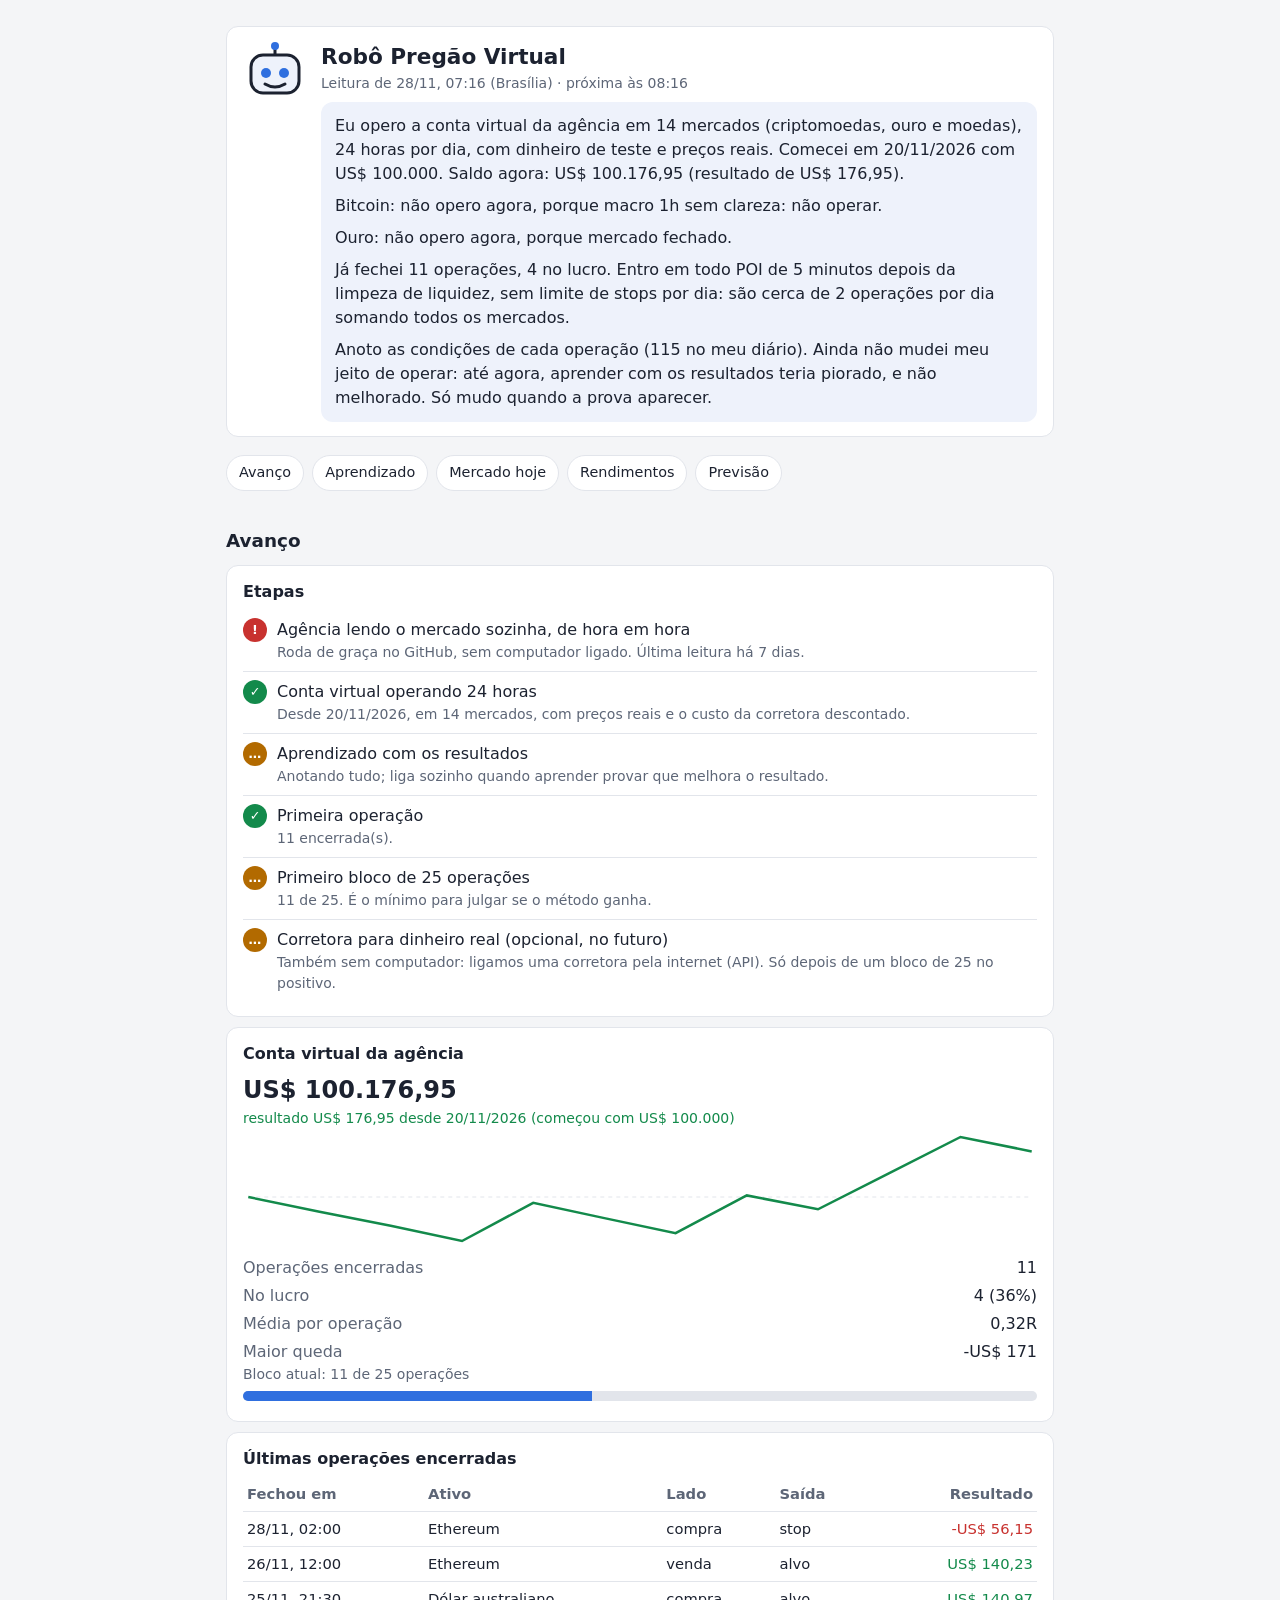
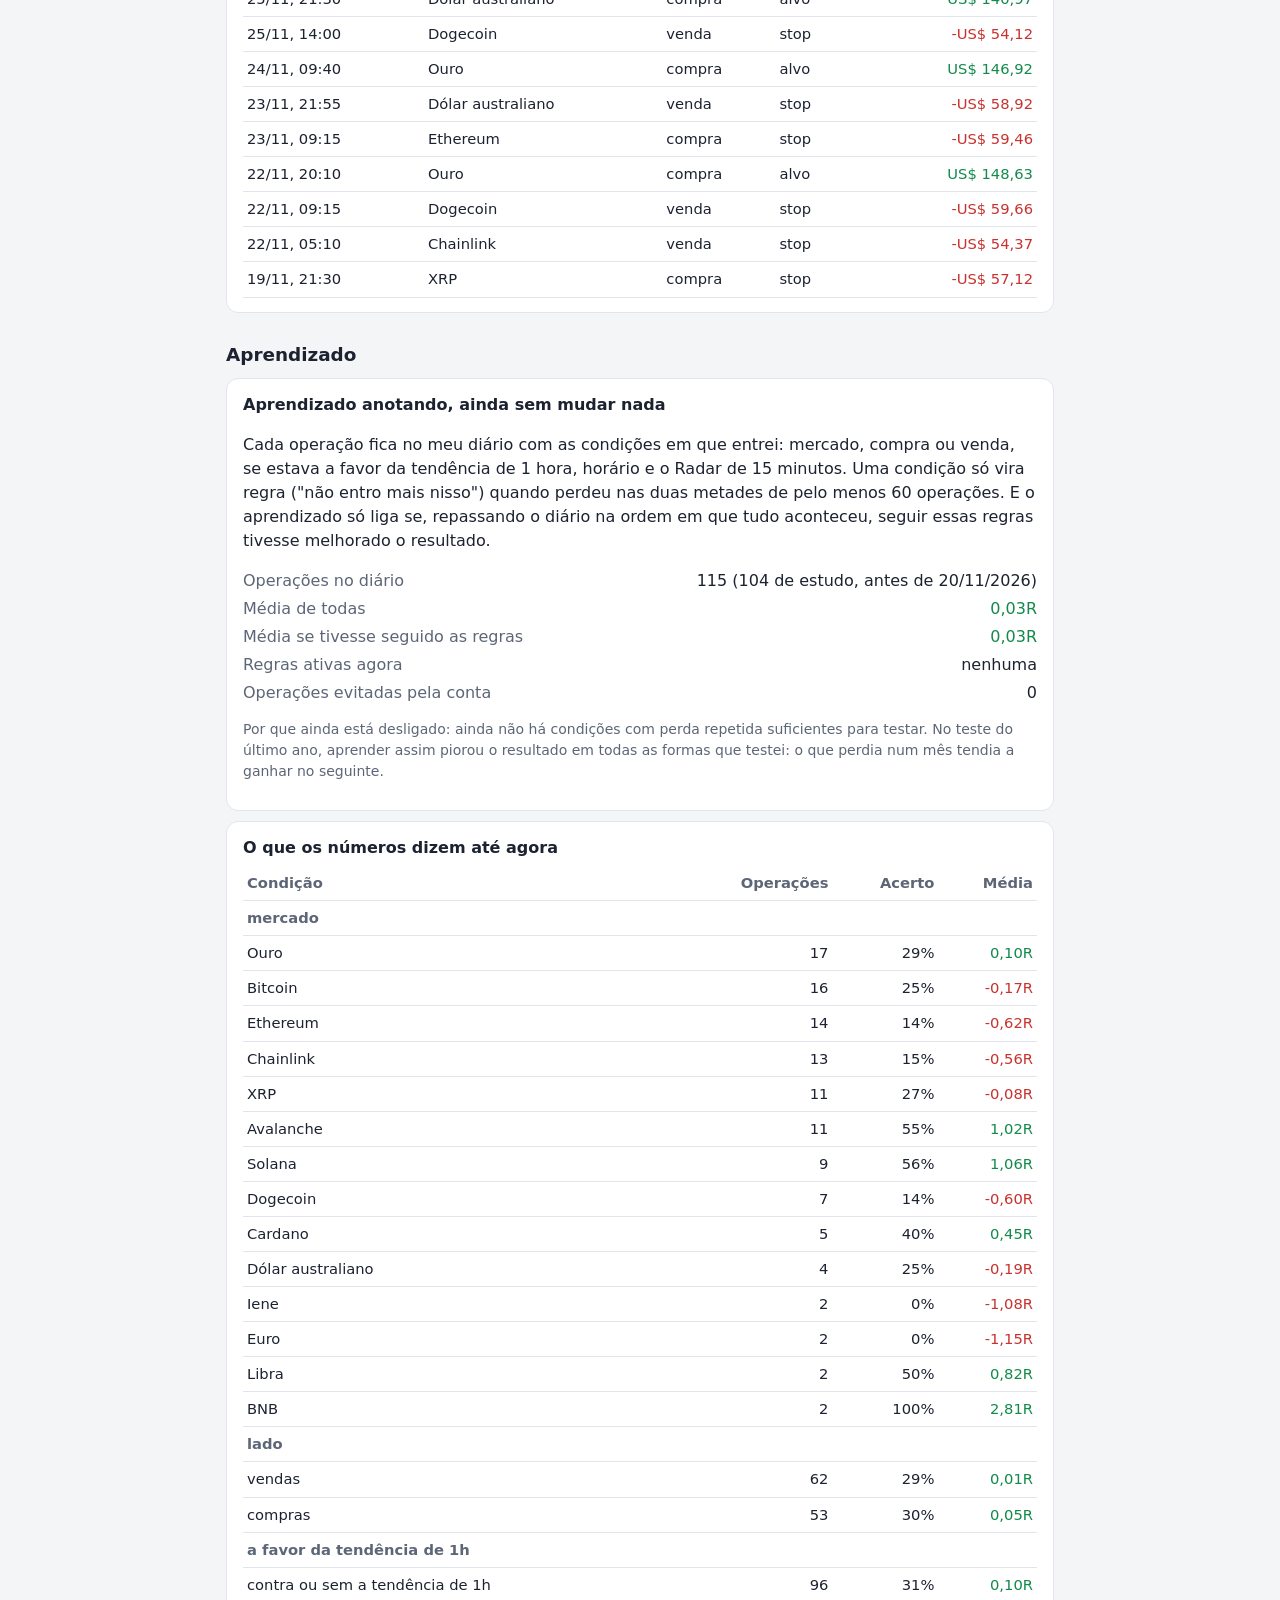
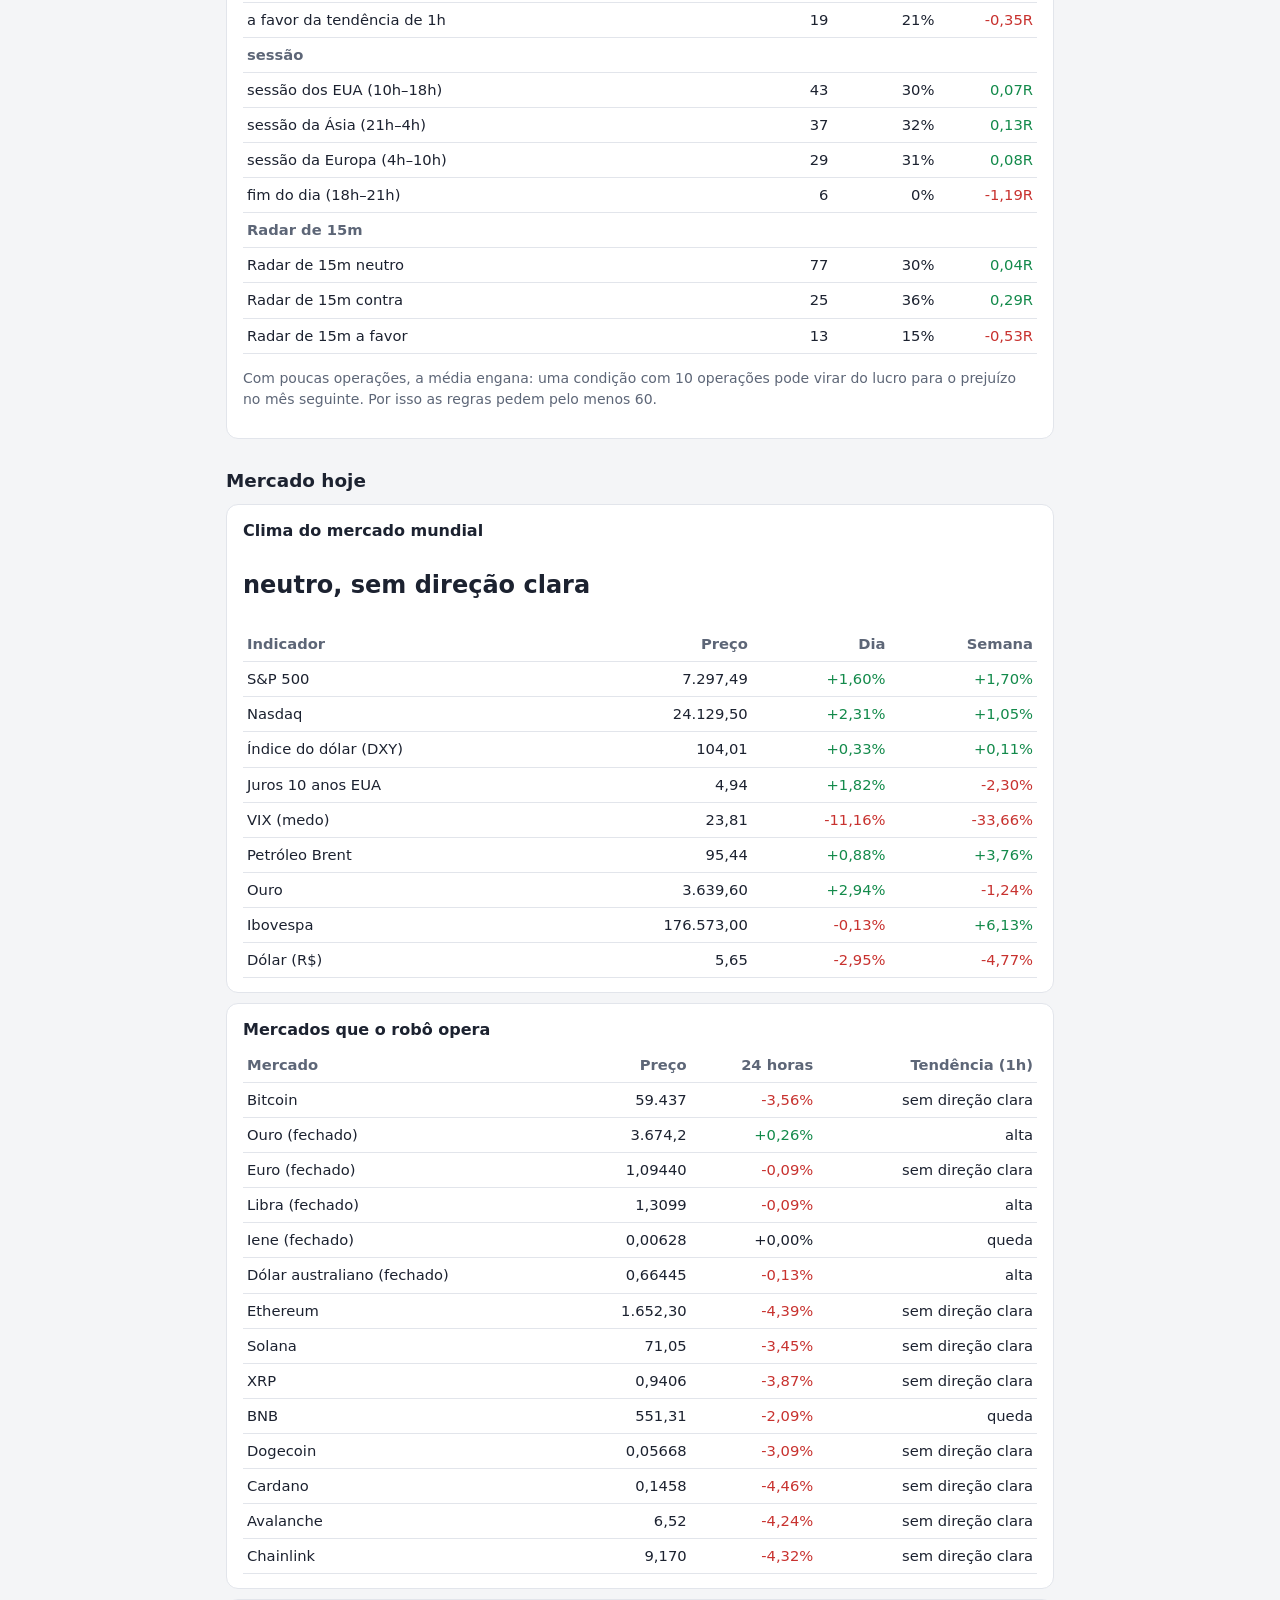
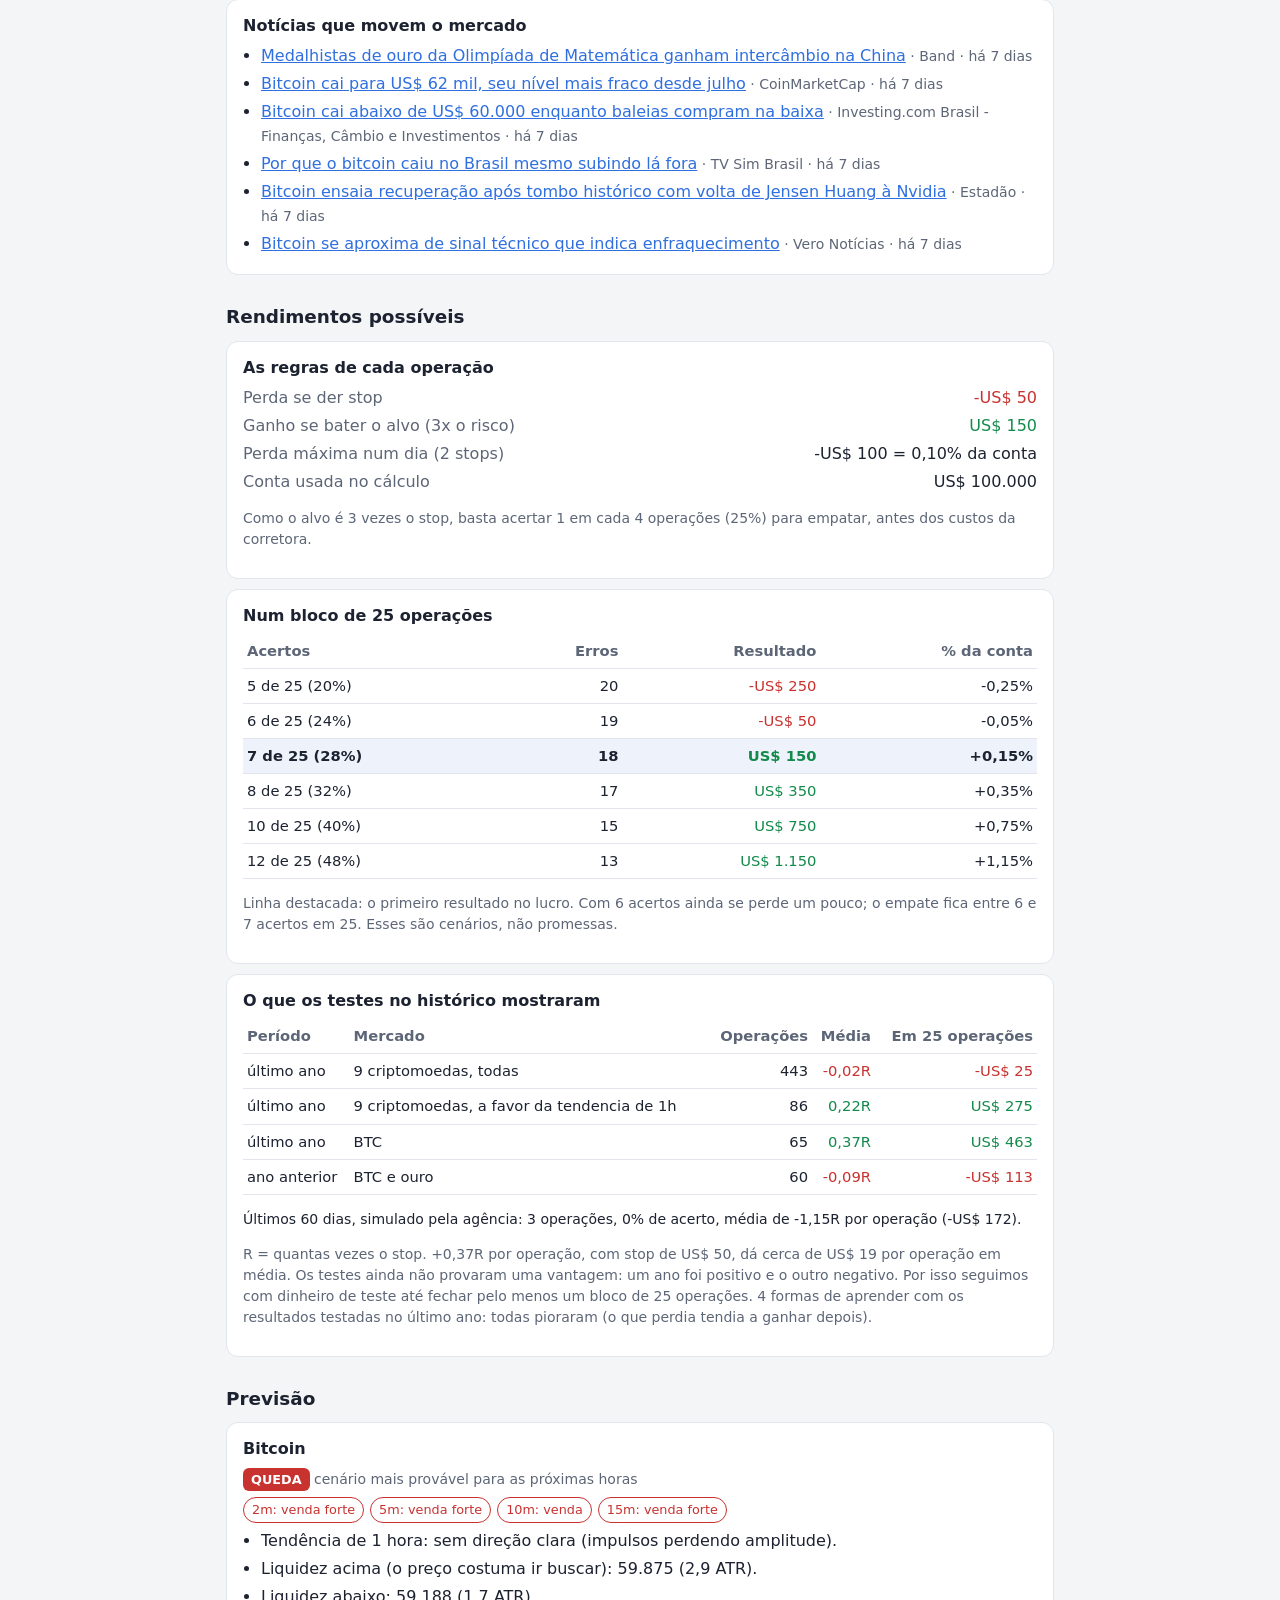
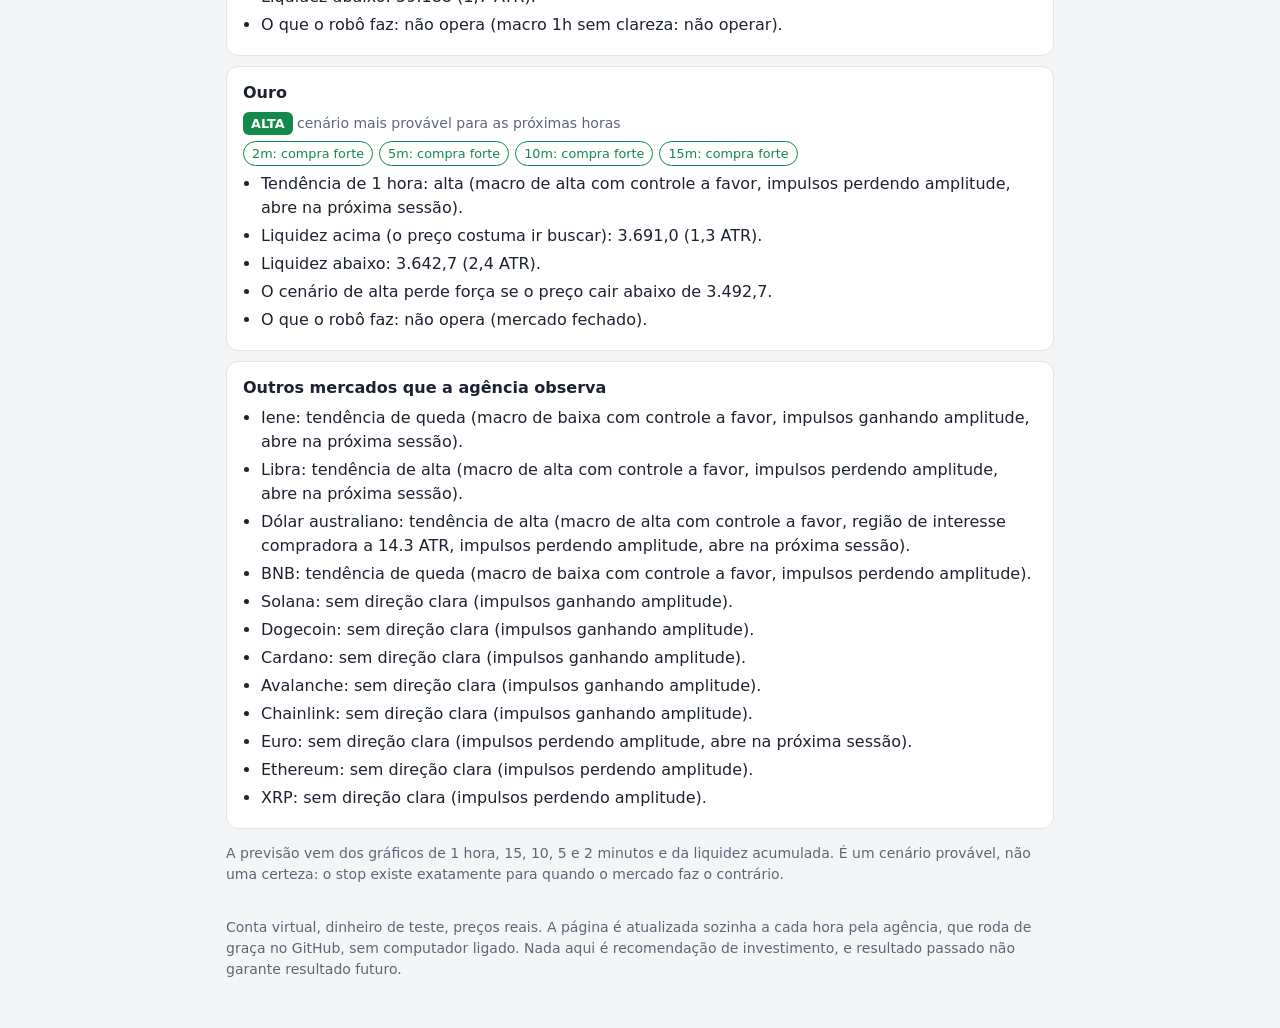
<file: index.html>
<!doctype html>
<html lang="pt-BR">
<head>
<meta charset="utf-8">
<meta name="viewport" content="width=device-width, initial-scale=1">
<title>Robô Pregão Virtual</title>
<meta name="description" content="O robô da agência Pregão Virtual: avanço, mercado de hoje, rendimentos possíveis e previsão.">
<style>
:root {
  --bg: #f4f5f7; --card: #ffffff; --ink: #1c2230; --muted: #5d6677; --line: #e2e5eb;
  --accent: #2f6fdf; --pos: #138a4b; --neg: #c8322f; --warn: #b26a00; --soft: #eef2fb;
}
@media (prefers-color-scheme: dark) {
  :root:not([data-theme="light"]) {
    --bg: #11151c; --card: #1a2029; --ink: #e8ecf2; --muted: #9aa4b5; --line: #2a3240;
    --accent: #6b9bff; --pos: #3ccf7f; --neg: #ff6b67; --warn: #f0a83a; --soft: #1f2838;
  }
}
:root[data-theme="dark"] {
  --bg: #11151c; --card: #1a2029; --ink: #e8ecf2; --muted: #9aa4b5; --line: #2a3240;
  --accent: #6b9bff; --pos: #3ccf7f; --neg: #ff6b67; --warn: #f0a83a; --soft: #1f2838;
}
* { box-sizing: border-box; }
body { margin: 0; background: var(--bg); color: var(--ink); font: 16px/1.5 system-ui, -apple-system, "Segoe UI", Roboto, sans-serif; }
main { max-width: 860px; margin: 0 auto; padding: 16px 16px 48px; }
h1 { font-size: 1.35rem; margin: 0; }
h2 { font-size: 1.15rem; margin: 28px 0 10px; }
h3 { font-size: 1rem; margin: 0 0 6px; }
a { color: var(--accent); }
.muted { color: var(--muted); }
.small { font-size: .875rem; }
.pos { color: var(--pos); } .neg { color: var(--neg); } .warn { color: var(--warn); }
.card { background: var(--card); border: 1px solid var(--line); border-radius: 12px; padding: 14px 16px; margin: 10px 0; }
.grid { display: grid; gap: 10px; grid-template-columns: repeat(auto-fit, minmax(230px, 1fr)); }
.grid .card { margin: 0; }
header.robot { display: flex; gap: 14px; align-items: flex-start; }
header.robot svg { flex: 0 0 64px; }
.bubble { background: var(--soft); border-radius: 12px; padding: 12px 14px; margin-top: 8px; }
.bubble p { margin: 0 0 8px; } .bubble p:last-child { margin: 0; }
nav { position: sticky; top: 0; z-index: 2; background: var(--bg); padding: 8px 0; display: flex; gap: 8px; overflow-x: auto; }
nav a { flex: none; text-decoration: none; padding: 6px 12px; border-radius: 999px; border: 1px solid var(--line); background: var(--card); color: var(--ink); font-size: .9rem; }
.steps { list-style: none; padding: 0; margin: 0; }
.steps li { display: flex; gap: 10px; padding: 8px 0; border-bottom: 1px solid var(--line); }
.steps li:last-child { border-bottom: 0; }
.mark { flex: 0 0 24px; height: 24px; border-radius: 50%; display: grid; place-items: center; font-size: .8rem; font-weight: 700; color: #fff; }
.mark.ok { background: var(--pos); } .mark.no { background: var(--neg); } .mark.wait { background: var(--warn); }
.bar { height: 10px; border-radius: 6px; background: var(--line); overflow: hidden; margin: 6px 0; }
.bar i { display: block; height: 100%; background: var(--accent); }
.big { font-size: 1.5rem; font-weight: 700; }
dl.kv { display: grid; grid-template-columns: auto 1fr; gap: 4px 12px; margin: 0; }
dl.kv dt { color: var(--muted); } dl.kv dd { margin: 0; text-align: right; font-variant-numeric: tabular-nums; }
.tw { overflow-x: auto; }
table { width: 100%; border-collapse: collapse; font-variant-numeric: tabular-nums; }
th, td { text-align: left; padding: 6px 4px; border-bottom: 1px solid var(--line); font-size: .92rem; }
th { color: var(--muted); font-weight: 600; }
td.num, th.num { text-align: right; }
tr.hl td { background: var(--soft); font-weight: 600; }
.chips { display: flex; flex-wrap: wrap; gap: 6px; margin: 6px 0; }
.chip { font-size: .8rem; padding: 2px 8px; border-radius: 999px; border: 1px solid var(--line); }
.chip.up { border-color: var(--pos); color: var(--pos); } .chip.down { border-color: var(--neg); color: var(--neg); }
.tag { display: inline-block; font-size: .8rem; font-weight: 700; padding: 2px 8px; border-radius: 6px; color: #fff; }
.tag.up { background: var(--pos); } .tag.down { background: var(--neg); } .tag.flat { background: var(--muted); }
ul.plain { margin: 0; padding-left: 18px; }
ul.plain li { margin: 4px 0; }
.note { font-size: .875rem; color: var(--muted); }
@media (max-width: 480px) { th, td { font-size: .82rem; padding: 6px 3px; } header.robot svg { flex-basis: 44px; width: 44px; height: 44px; } }
#overlay { padding: 40px 16px; text-align: center; }
footer { margin-top: 32px; }
</style>
</head>
<body>
<main>
  <header class="robot card">
    <svg width="64" height="64" viewBox="0 0 64 64" role="img" aria-label="Robô">
      <line x1="32" y1="4" x2="32" y2="14" stroke="currentColor" stroke-width="3" stroke-linecap="round"/>
      <circle cx="32" cy="5" r="4" fill="var(--accent)"/>
      <rect x="8" y="14" width="48" height="38" rx="12" fill="var(--soft)" stroke="currentColor" stroke-width="3"/>
      <circle cx="23" cy="32" r="5" fill="var(--accent)"/><circle cx="41" cy="32" r="5" fill="var(--accent)"/>
      <path d="M22 43 Q32 49 42 43" fill="none" stroke="currentColor" stroke-width="3" stroke-linecap="round"/>
    </svg>
    <div style="flex:1;min-width:0">
      <h1>Robô Pregão Virtual</h1>
      <div class="small muted" id="when">carregando a última leitura…</div>
      <div class="bubble" id="talk"><p>Um momento, estou abrindo a última leitura do mercado.</p></div>
    </div>
  </header>

  <nav aria-label="Seções">
    <a href="#avanco">Avanço</a><a href="#aprendizado">Aprendizado</a><a href="#mercado">Mercado hoje</a><a href="#rendimentos">Rendimentos</a><a href="#previsao">Previsão</a>
  </nav>

  <div id="overlay" hidden></div>

  <section id="avanco"><h2>Avanço</h2><div id="progress"></div></section>
  <section id="aprendizado"><h2>Aprendizado</h2><div id="learning"></div></section>
  <section id="mercado"><h2>Mercado hoje</h2><div id="market"></div></section>
  <section id="rendimentos"><h2>Rendimentos possíveis</h2><div id="returns"></div></section>
  <section id="previsao"><h2>Previsão</h2><div id="forecast"></div></section>

  <footer class="note">
    Conta virtual, dinheiro de teste, preços reais. A página é atualizada sozinha a cada hora pela agência, que roda de graça no GitHub, sem computador ligado.
    Nada aqui é recomendação de investimento, e resultado passado não garante resultado futuro.
  </footer>
</main>

<script>
"use strict";
// the agency publishes its reading next to this page every hour
const STATE_URL = () => "state.json?t=" + Date.now();
const NAMES = { BTC: "Bitcoin", XAU: "Ouro", EUR: "Euro", GBP: "Libra", JPY: "Iene", AUD: "Dólar australiano", ETH: "Ethereum", SOL: "Solana",
                XRP: "XRP", BNB: "BNB", DOGE: "Dogecoin", ADA: "Cardano", AVAX: "Avalanche", LINK: "Chainlink" };
const $ = id => document.getElementById(id);
const nf = (v, d) => Number(v).toLocaleString("pt-BR", { minimumFractionDigits: d, maximumFractionDigits: d });
const usd = (v, d) => (v < 0 ? "-US$ " : "US$ ") + nf(Math.abs(v), d === undefined ? 2 : d);
const pct = (v, d) => (v >= 0 ? "+" : "") + nf(v, d === undefined ? 2 : d) + "%";
const brt = t => new Date(t).toLocaleString("pt-BR", { timeZone: "America/Sao_Paulo", day: "2-digit", month: "2-digit", hour: "2-digit", minute: "2-digit" });
const hour = t => new Date(t).toLocaleTimeString("pt-BR", { timeZone: "America/Sao_Paulo", hour: "2-digit", minute: "2-digit" });
const ago = t => { const m = Math.round((Date.now() - t) / 60000); return m < 2 ? "agora" : m < 60 ? "há " + m + " min" : m < 2880 ? "há " + Math.round(m / 60) + " h" : "há " + Math.round(m / 1440) + " dias"; };
const nameOf = k => NAMES[k] || k;
const symName = s => { s = String(s || ""); return s.indexOf("BTC") === 0 ? "Bitcoin" : s.indexOf("XAU") === 0 || s.indexOf("GOLD") === 0 ? "Ouro" : s; };
const sideWord = d => (d > 0 ? "compra" : "venda");
const trendWord = b => (b > 0 ? "alta" : b < 0 ? "queda" : "sem direção clara");

// every value from the reading is written as text, never as HTML
function el(tag, cls, text) { const e = document.createElement(tag); if (cls) e.className = cls; if (text !== undefined && text !== null) e.textContent = text; return e; }
function card(title) { const c = el("div", "card"); if (title) c.append(el("h3", null, title)); return c; }
function kv(pairs) { const d = el("dl", "kv"); pairs.forEach(([a, b, cls]) => d.append(el("dt", null, a), el("dd", cls || null, b))); return d; }
function para(parent, text, cls) { parent.append(el("p", cls || null, text)); }
function link(text, url) {
  if (!/^https?:\/\//.test(String(url || ""))) return el("span", null, text);
  const a = el("a", null, text); a.href = url; a.target = "_blank"; a.rel = "noopener"; return a;
}
// the agency writes plain ASCII; put the accents back for reading
const ACCENTS = [["nao", "não"], ["so", "só"], ["ja", "já"], ["direcao", "direção"], ["tendencia", "tendência"], ["sessao", "sessão"], ["regiao", "região"],
  ["historico", "histórico"], ["posicao", "posição"], ["cotacao", "cotação"], ["distancia", "distância"], ["minima", "mínima"], ["proxima", "próxima"],
  ["proximo", "próximo"], ["acumulacao", "acumulação"], ["distribuicao", "distribuição"], ["aversao", "aversão"], ["poi", "POI"],
  ["robo", "robô"], ["agencia", "agência"], ["invalido", "inválido"], ["preco", "preço"], ["sao", "são"],
  ["ultimo", "último"], ["indice", "índice"], ["dolar", "dólar"], ["petroleo", "petróleo"], ["medio", "médio"]];
function pt(t) {
  let s = String(t || "");
  const cap = w => w.charAt(0).toUpperCase() + w.slice(1);
  ACCENTS.forEach(([a, b]) => { s = s.replace(new RegExp("\\b" + a + "\\b", "g"), b).replace(new RegExp("\\b" + cap(a) + "\\b", "g"), cap(b)); });
  return s;
}
// news titles sometimes arrive with HTML entities (even twice); decode them as plain text
function unent(t) {
  let s = String(t || "");
  for (let i = 0; i < 2 && /&#?\w+;/.test(s); i++) s = new DOMParser().parseFromString(s, "text/html").documentElement.textContent;
  return s;
}
function wrap(t) { const w = el("div", "tw"); w.append(t); return w; }
function signCls(v) { return v > 0 ? "pos" : v < 0 ? "neg" : null; }

let S = null;

function robot() { return S.mt5 || { connected: false }; }
function paper() {
  const cap = (S.config || {}).capital || 0;
  return Object.assign({ n: 0, wins: 0, winRate: 0, expectancy: 0, pnl: 0, equity: cap, capital: cap, maxDD: 0, open: [], closed: [], curve: [] }, S.paper || {});
}
const startDay = () => String((S.paper && S.paper.start) || S.founded || "").split("-").reverse().join("/");
const COND_VALUE = { dir: { "1": "compras", "-1": "vendas" }, al: { "true": "a favor da tendência de 1h", "false": "contra ou sem a tendência de 1h" },
  ses: { asia: "sessão da Ásia (21h–4h)", europa: "sessão da Europa (4h–10h)", eua: "sessão dos EUA (10h–18h)", noite: "fim do dia (18h–21h)" },
  rad: { "1": "Radar de 15m a favor", "0": "Radar de 15m neutro", "-1": "Radar de 15m contra" } };
function condName(rule) { const i = rule.indexOf("="), k = rule.slice(0, i), v = rule.slice(i + 1); return k === "mk" ? nameOf(v) : (COND_VALUE[k] && COND_VALUE[k][v]) || rule; }
const resultWord = r => (r === "alvo" ? "alvo" : r === "stop" ? "stop" : r || "—");

// ------------------------------------------------------------------ what the robot says
function talk() {
  const box = $("talk"), P = paper(), out = [], plan = (S.command && S.command.plan) || [], today = (S.desk && S.desk.today) || {};
  out.push("Eu opero a conta virtual da agência em " + (P.markets || 14) + " mercados (criptomoedas, ouro e moedas), 24 horas por dia, com dinheiro de teste e preços reais. Comecei em " +
    startDay() + " com " + usd(P.capital, 0) + ". Saldo agora: " + usd(P.equity) + " (resultado de " + usd(P.pnl) + ").");
  P.open.forEach(t => out.push("Tenho uma " + sideWord(t.dir) + " aberta em " + nameOf(t.asset) + ": entrada " + nf(t.entry, t.dec) + ", stop " +
    nf(t.stop, t.dec) + ", alvo " + nf(t.take, t.dec) + (t.openUsd != null ? ". Resultado agora: " + usd(t.openUsd) : "") + "."));
  if (today.closed) out.push("Hoje já tomei 2 stops, então parei até amanhã, como manda o gerenciamento.");
  plan.forEach(p => {
    const n = nameOf(p.short), why = pt(p.why);
    if (p.allow === "BUY") out.push(n + ": só procuro compras (" + why + ").");
    else if (p.allow === "SELL") out.push(n + ": só procuro vendas (" + why + ").");
    else if (p.allow === "BOTH") out.push(n + ": compras e vendas liberadas (" + why + ").");
    else out.push(n + ": não opero agora, porque " + why.replace(/^recusado: /, "") + ".");
  });
  out.push((P.n > 0 ? "Já fechei " + P.n + " operaç" + (P.n === 1 ? "ão" : "ões") + ", " + P.wins + " no lucro. " : "Ainda não fechei nenhuma operação. ") +
    "Entro em todo POI de 5 minutos depois da limpeza de liquidez, sem limite de stops por dia: são cerca de 2 operações por dia somando todos os mercados.");
  const Lr = S.learning;
  if (Lr) out.push(Lr.check.on ? "Meu aprendizado está ligado: deixei de entrar em " + Lr.rules.map(condName).join(", ") + ", porque isso perdeu de forma repetida e evitar melhorou o resultado."
    : "Anoto as condições de cada operação (" + Lr.diary + " no meu diário). Ainda não mudei meu jeito de operar: até agora, aprender com os resultados teria piorado, e não melhorado. Só mudo quando a prova aparecer.");
  const r = robot();
  if (r.connected && !r.stale) out.push("Também estou ligado ao MetaTrader 5 (conta " + (r.demo ? "demo" : "REAL") + " " + r.acc + ", saldo " + usd(r.bal) + ").");
  box.textContent = "";
  out.forEach(t => para(box, t));
}

// the balance of the virtual account over time, drawn without any HTML from the data
function curve(P) {
  const pts = [{ t: 0, eq: P.capital }].concat(P.curve || []);
  if (pts.length < 2) return null;
  const W = 600, H = 120, lo = Math.min.apply(null, pts.map(p => p.eq)), hi = Math.max.apply(null, pts.map(p => p.eq)), span = (hi - lo) || 1;
  const ns = "http://www.w3.org/2000/svg", svg = document.createElementNS(ns, "svg");
  svg.setAttribute("viewBox", "0 0 " + W + " " + H); svg.setAttribute("width", "100%"); svg.setAttribute("height", "120");
  svg.setAttribute("preserveAspectRatio", "none"); svg.setAttribute("role", "img"); svg.setAttribute("aria-label", "Saldo da conta virtual a cada operação");
  const y = v => (H - 8 - (v - lo) / span * (H - 16)).toFixed(1), x = i => (i / (pts.length - 1) * (W - 8) + 4).toFixed(1);
  const base = document.createElementNS(ns, "line");
  base.setAttribute("x1", 4); base.setAttribute("x2", W - 4); base.setAttribute("y1", y(P.capital)); base.setAttribute("y2", y(P.capital));
  base.setAttribute("stroke", "var(--line)"); base.setAttribute("stroke-dasharray", "4 4"); base.setAttribute("vector-effect", "non-scaling-stroke"); svg.append(base);
  const line = document.createElementNS(ns, "polyline");
  line.setAttribute("points", pts.map((p, i) => x(i) + "," + y(p.eq)).join(" "));
  line.setAttribute("fill", "none"); line.setAttribute("stroke", P.pnl >= 0 ? "var(--pos)" : "var(--neg)"); line.setAttribute("stroke-width", "2.5"); line.setAttribute("vector-effect", "non-scaling-stroke");
  svg.append(line);
  return svg;
}

// ------------------------------------------------------------------ Avanço
function progress() {
  const box = $("progress"), P = paper(), cfg = S.config || {}, block = cfg.block || 25, r = robot();
  box.textContent = "";
  const steps = [
    [Date.now() - S.updatedAt < 2 * 3600e3 ? "ok" : "no", "Agência lendo o mercado sozinha, de hora em hora", "Roda de graça no GitHub, sem computador ligado. Última leitura " + ago(S.updatedAt) + "."],
    ["ok", "Conta virtual operando 24 horas", "Desde " + startDay() + ", em " + (P.markets || 14) + " mercados, com preços reais e o custo da corretora descontado."],
    [S.learning && S.learning.check.on ? "ok" : "wait", "Aprendizado com os resultados", S.learning ? (S.learning.check.on ? "Ligado: evitando o que perdeu de forma repetida." : "Anotando tudo; liga sozinho quando aprender provar que melhora o resultado.") : "Começa na próxima leitura."],
    [P.n > 0 || P.open.length ? "ok" : "wait", "Primeira operação", P.n > 0 ? P.n + " encerrada(s)." : P.open.length ? "Em andamento." : "Ainda não aconteceu."],
    [P.n >= block ? "ok" : "wait", "Primeiro bloco de " + block + " operações", P.n >= block ? "Bloco completo: dá para julgar o método." : P.n + " de " + block + ". É o mínimo para julgar se o método ganha."],
    ["wait", "Corretora para dinheiro real (opcional, no futuro)", "Também sem computador: ligamos uma corretora pela internet (API). Só depois de um bloco de " + block + " no positivo."],
  ];
  const c1 = card("Etapas"), ul = el("ul", "steps");
  steps.forEach(([st, t, d]) => {
    const li = el("li"), m = el("span", "mark " + st, st === "ok" ? "✓" : st === "no" ? "!" : "…"), txt = el("div");
    m.setAttribute("aria-label", st === "ok" ? "feito" : st === "no" ? "falta" : "aguardando");
    txt.append(el("div", null, t), el("div", "small muted", d)); li.append(m, txt); ul.append(li);
  });
  c1.append(ul); box.append(c1);

  const c2 = card("Conta virtual da agência");
  c2.append(el("div", "big", usd(P.equity)), el("div", "small " + (signCls(P.pnl) || "muted"), "resultado " + usd(P.pnl) + " desde " + startDay() + " (começou com " + usd(P.capital, 0) + ")"));
  const svg = curve(P); if (svg) c2.append(svg);
  c2.append(kv([["Operações encerradas", String(P.n)], ["No lucro", P.n ? P.wins + " (" + P.winRate + "%)" : "0"],
                ["Média por operação", nf(P.expectancy, 2) + "R"], ["Maior queda", usd(-(P.maxDD || 0), 0)]]));
  const inBlock = P.n % block;
  c2.append(el("div", "small muted", "Bloco atual: " + inBlock + " de " + block + " operações"));
  const bar = el("div", "bar"), fill = el("i"); fill.style.width = Math.round(inBlock / block * 100) + "%"; bar.append(fill); c2.append(bar);
  box.append(c2);

  if (P.open.length) {
    const c3 = card("Operação aberta agora"), ul3 = el("ul", "plain");
    P.open.forEach(t => ul3.append(el("li", null, sideWord(t.dir) + " de " + nameOf(t.asset) + " desde " + brt(t.entryT) + ": entrada " + nf(t.entry, t.dec) +
      ", stop " + nf(t.stop, t.dec) + ", alvo " + nf(t.take, t.dec) + (t.openUsd != null ? " · agora " + usd(t.openUsd) : ""))));
    c3.append(ul3); box.append(c3);
  }
  if (P.closed.length) {
    const c4 = card("Últimas operações encerradas"), t = el("table"), h = el("tr");
    ["Fechou em", "Ativo", "Lado", "Saída", "Resultado"].forEach((x, i) => h.append(el("th", i === 4 ? "num" : null, x)));
    t.append(h);
    P.closed.slice(0, 12).forEach(d => { const tr = el("tr"); tr.append(el("td", null, d.exitT ? brt(d.exitT) : "—"), el("td", null, nameOf(d.asset)),
      el("td", null, sideWord(d.dir)), el("td", null, resultWord(d.result)), el("td", "num " + (signCls(d.usd) || ""), usd(d.usd))); t.append(tr); });
    c4.append(wrap(t)); box.append(c4);
  }
  if (r.connected) {
    const c5 = card("MetaTrader 5 (opcional)");
    c5.append(kv([["Situação", r.stale ? "sem notícias " + ago(r.at) : "conectado"], ["Conta", (r.demo ? "demo " : "REAL ") + r.acc], ["Saldo", usd(r.bal)],
                  ["Operações encerradas", String(r.n || 0)], ["Resultado", usd(r.sum || 0), signCls(r.sum)]]));
    const msgs = (r.res || []).slice().reverse(), rej = r.rej || [];
    if (msgs.length || rej.length) {
      const ul2 = el("ul", "plain");
      msgs.forEach(m => ul2.append(el("li", m.indexOf("EXECUTADA") >= 0 ? "pos" : m.indexOf("RECUSADA") >= 0 ? "neg" : null, pt(m))));
      rej.forEach(x => ul2.append(el("li", "neg", "Recusada pela corretora: " + symName(x.s) + (x.t ? " em " + brt(x.t) : "") + " — " + pt(x.why || x.c))));
      c5.append(ul2);
    }
    box.append(c5);
  }
}

// ------------------------------------------------------------------ Aprendizado
function learning() {
  const box = $("learning"), L = S.learning;
  box.textContent = "";
  if (!L) { para(box, "O diário de operações começa na próxima leitura.", "note"); return; }
  const c1 = card(L.check.on ? "Aprendizado ligado" : "Aprendizado anotando, ainda sem mudar nada");
  para(c1, "Cada operação fica no meu diário com as condições em que entrei: mercado, compra ou venda, se estava a favor da tendência de 1 hora, horário e o Radar de 15 minutos. " +
    "Uma condição só vira regra (\"não entro mais nisso\") quando perdeu nas duas metades de pelo menos " + L.min + " operações. E o aprendizado só liga se, repassando o diário na ordem em que tudo aconteceu, seguir essas regras tivesse melhorado o resultado.");
  c1.append(kv([["Operações no diário", L.diary + (L.study ? " (" + L.study + " de estudo, antes de " + startDay() + ")" : "")],
                ["Média de todas", nf(L.check.allR, 2) + "R", signCls(L.check.allR)],
                ["Média se tivesse seguido as regras", nf(L.check.takenR, 2) + "R", signCls(L.check.takenR)],
                ["Regras ativas agora", L.rules.length ? L.rules.map(condName).join(", ") : "nenhuma"],
                ["Operações evitadas pela conta", String(L.skipped || 0)]]));
  if (!L.check.on) para(c1, "Por que ainda está desligado: " + (L.check.blocked < 30 ? "ainda não há condições com perda repetida suficientes para testar." : "seguir as regras teria dado " + nf(L.check.takenR, 2) + "R, contra " + nf(L.check.allR, 2) + "R sem elas.") +
    " No teste do último ano, aprender assim piorou o resultado em todas as formas que testei: o que perdia num mês tendia a ganhar no seguinte.", "note");
  box.append(c1);
  const c2 = card("O que os números dizem até agora"), t = el("table"), h = el("tr");
  ["Condição", "Operações", "Acerto", "Média"].forEach((x, i) => h.append(el("th", i ? "num" : null, x))); t.append(h);
  let last = null;
  L.table.forEach(r => {
    if (r.cond !== last) { const tr = el("tr"), th = el("th", null, pt(L.labels[r.cond] || r.cond)); th.colSpan = 4; tr.append(th); t.append(tr); last = r.cond; }
    const tr = el("tr"); tr.append(el("td", null, condName(r.cond + "=" + r.value)), el("td", "num", String(r.n)), el("td", "num", r.winRate + "%"),
      el("td", "num " + (signCls(r.avgR) || ""), nf(r.avgR, 2) + "R")); t.append(tr);
  });
  c2.append(wrap(t));
  para(c2, "Com poucas operações, a média engana: uma condição com 10 operações pode virar do lucro para o prejuízo no mês seguinte. Por isso as regras pedem pelo menos " + L.min + ".", "note");
  box.append(c2);
}

// ------------------------------------------------------------------ Mercado hoje
function market() {
  const box = $("market"); box.textContent = "";
  const cl = S.climate || {};
  const c0 = card("Clima do mercado mundial");
  para(c0, pt(cl.label || "sem leitura"), "big");
  const rows = (S.global || []).concat(S.national || []);
  if (rows.length) {
    const t = el("table"), h = el("tr"); ["Indicador", "Preço", "Dia", "Semana"].forEach((x, i) => h.append(el("th", i ? "num" : null, x))); t.append(h);
    rows.forEach(x => { const tr = el("tr"); tr.append(el("td", null, pt(x.name)), el("td", "num", nf(x.price, 2)), el("td", "num " + (signCls(x.chg1d) || ""), x.chg1d == null ? "—" : pct(x.chg1d * 100)), el("td", "num " + (signCls(x.chg5d) || ""), x.chg5d == null ? "—" : pct(x.chg5d * 100))); t.append(tr); });
    c0.append(wrap(t));
  }
  box.append(c0);

  const c1 = card("Mercados que o robô opera"), t1 = el("table"), h1 = el("tr");
  ["Mercado", "Preço", "24 horas", "Tendência (1h)"].forEach((x, i) => h1.append(el("th", i ? "num" : null, x))); t1.append(h1);
  (S.markets || []).forEach(m => { const tr = el("tr");
    tr.append(el("td", null, nameOf(m.short) + (m.open ? "" : " (fechado)")), el("td", "num", nf(m.price, Math.min(m.dec, 5))),
      el("td", "num " + (signCls(m.chg24h) || ""), pct(m.chg24h || 0)), el("td", "num", trendWord(m.macro ? m.macro.bias : 0))); t1.append(tr); });
  c1.append(wrap(t1)); box.append(c1);

  // market news first; plain politics only if nothing else came
  const weight = n => (n.tags || []).filter(t => ["BTC", "Ouro", "Dolar", "Juros", "EUA", "Petroleo", "China", "Cripto"].indexOf(t) >= 0).length;
  const news = (S.news || []).filter(n => !(n.tags || []).every(t => t === "Politica")).sort((a, b) => weight(b) - weight(a) || b.t - a.t).slice(0, 6);
  if (news.length) {
    const c = card("Notícias que movem o mercado"), ul = el("ul", "plain");
    news.forEach(n => { const li = el("li"); li.append(link(unent(n.title), n.url), el("span", "small muted", " · " + n.source + (n.t ? " · " + ago(n.t) : ""))); ul.append(li); });
    c.append(ul); box.append(c);
  }
}

// ------------------------------------------------------------------ Rendimentos possíveis
function returns() {
  const box = $("returns"); box.textContent = "";
  const cfg = S.config || {}, stop = cfg.stopUsd || 50, rr = cfg.rr || 3, block = cfg.block || 25, cap = cfg.capital || 0;
  const c1 = card("As regras de cada operação");
  c1.append(kv([["Perda se der stop", usd(-stop, 0), "neg"], ["Ganho se bater o alvo (" + rr + "x o risco)", usd(stop * rr, 0), "pos"],
                ["Perda máxima num dia (2 stops)", usd(-stop * 2, 0) + (cap ? " = " + nf(stop * 2 / cap * 100, 2) + "% da conta" : "")],
                ["Conta usada no cálculo", cap ? usd(cap, 0) : "—"]]));
  para(c1, "Como o alvo é 3 vezes o stop, basta acertar 1 em cada 4 operações (25%) para empatar, antes dos custos da corretora.", "note");
  box.append(c1);

  const c2 = card("Num bloco de " + block + " operações"), t = el("table"), h = el("tr");
  ["Acertos", "Erros", "Resultado", "% da conta"].forEach((x, i) => h.append(el("th", i ? "num" : null, x))); t.append(h);
  [5, 6, 7, 8, 10, 12].map(w => Math.round(w * block / 25)).forEach(wins => {
    const losses = block - wins, res = wins * stop * rr - losses * stop;
    const tr = el("tr", res > 0 && res - stop * (rr + 1) <= 0 ? "hl" : null);
    tr.append(el("td", null, wins + " de " + block + " (" + Math.round(wins / block * 100) + "%)"), el("td", "num", String(losses)), el("td", "num " + (signCls(res) || ""), usd(res, 0)), el("td", "num", cap ? pct(res / cap * 100) : "—"));
    t.append(tr);
  });
  c2.append(wrap(t));
  para(c2, "Linha destacada: o primeiro resultado no lucro. Com 6 acertos ainda se perde um pouco; o empate fica entre 6 e 7 acertos em 25. Esses são cenários, não promessas.", "note");
  box.append(c2);

  const B = S.backtest, c3 = card("O que os testes no histórico mostraram");
  if (B && B.rows) {
    const t2 = el("table"), h2 = el("tr"); ["Período", "Mercado", "Operações", "Média", "Em " + block + " operações"].forEach((x, i) => h2.append(el("th", i > 1 ? "num" : null, x))); t2.append(h2);
    B.rows.forEach(x => { const per = x.expR * block * stop, tr = el("tr");
      tr.append(el("td", null, pt(x.period)), el("td", null, x.market), el("td", "num", String(x.trades)), el("td", "num " + (signCls(x.expR) || ""), nf(x.expR, 2) + "R"), el("td", "num " + (signCls(per) || ""), usd(per, 0))); t2.append(tr); });
    c3.append(wrap(t2));
  }
  const sim = (S.desk && S.desk.sim) || {};
  if (sim.n) para(c3, "Últimos 60 dias, simulado pela agência: " + sim.n + " operações, " + sim.winRate + "% de acerto, média de " + nf(sim.expectancy, 2) + "R por operação (" + usd(sim.pnl, 0) + ").", "small");
  para(c3, "R = quantas vezes o stop. +0,37R por operação, com stop de " + usd(stop, 0) + ", dá cerca de " + usd(0.37 * stop, 0) + " por operação em média. Os testes ainda não provaram uma vantagem: um ano foi positivo e o outro negativo. Por isso seguimos com dinheiro de teste até fechar pelo menos um bloco de " + block + " operações." + (B && B.learning ? " " + pt(B.learning) + "." : ""), "note");
  box.append(c3);
}

// ------------------------------------------------------------------ Previsão
function forecast() {
  const box = $("forecast"); box.textContent = "";
  const rank = (S.research && S.research.ranking) || [], plan = (S.command && S.command.plan) || [];
  (S.markets || []).filter(m => m.trade).forEach(m => {
    const ch = (S.charts || {})[m.short] || {}, rd = ch.reading || {}, rk = rank.find(x => x.asset === m.short) || {}, p = plan.find(x => x.short === m.short);
    const bias = m.macro ? m.macro.bias : 0, votes = Object.keys(rd).reduce((a, k) => a + (rd[k].radar ? rd[k].radar.dir : 0), 0);
    const dir = bias !== 0 ? bias : votes > 1 ? 1 : votes < -1 ? -1 : 0;
    const c = card(nameOf(m.short));
    const head = el("div"); head.append(el("span", "tag " + (dir > 0 ? "up" : dir < 0 ? "down" : "flat"), dir > 0 ? "ALTA" : dir < 0 ? "QUEDA" : "INDEFINIDO"),
      el("span", "small muted", "  cenário mais provável para as próximas horas"));
    c.append(head);
    const chips = el("div", "chips");
    ["2m", "5m", "10m", "15m"].forEach(k => { const x = rd[k]; if (!x) return; const d = x.radar ? x.radar.dir : x.flow;
      chips.append(el("span", "chip " + (d > 0 ? "up" : d < 0 ? "down" : ""), k + ": " + (x.radar ? x.radar.code.toLowerCase() : x.word))); });
    c.append(chips);
    const lines = el("ul", "plain");
    lines.append(el("li", null, "Tendência de 1 hora: " + trendWord(bias) + (rk.why && rk.why.length ? " (" + pt(rk.why.join(", ")) + ")" : "") + "."));
    const lq = m.liquidity;
    if (lq) {
      if (lq.above) lines.append(el("li", null, "Liquidez acima (o preço costuma ir buscar): " + nf(lq.above, m.dec) + (lq.aboveAtr != null ? " (" + nf(lq.aboveAtr, 1) + " ATR)" : "") + "."));
      if (lq.below) lines.append(el("li", null, "Liquidez abaixo: " + nf(lq.below, m.dec) + (lq.belowAtr != null ? " (" + nf(lq.belowAtr, 1) + " ATR)" : "") + "."));
    }
    const ctl = m.macro && m.macro.control;
    if (ctl && ctl.level && bias !== 0) lines.append(el("li", null, "O cenário de " + trendWord(bias) + " perde força se o preço " + (bias > 0 ? "cair abaixo de " : "subir acima de ") + nf(ctl.level, m.dec) + "."));
    const wy = ch.wyckoff;
    if (wy) lines.append(el("li", null, "Preço andando de lado entre " + nf(wy.lo, m.dec) + " e " + nf(wy.hi, m.dec) + " (" + (wy.ctx === "acumulacao" ? "parece acumulação: favorece alta na saída" : wy.ctx === "distribuicao" ? "parece distribuição: favorece queda na saída" : "sem interesse claro: melhor esperar") + ")."));
    if (p) lines.append(el("li", null, "O que o robô faz: " + (p.allow === "BUY" ? "só compras" : p.allow === "SELL" ? "só vendas" : p.allow === "BOTH" ? "compras e vendas" : "não opera") + " (" + pt(p.why) + ")."));
    c.append(lines);
    box.append(c);
  });
  const others = rank.filter(x => !(S.markets || []).some(m => m.trade && m.short === x.asset));
  if (others.length) {
    const c = card("Outros mercados que a agência observa"), ul = el("ul", "plain");
    others.forEach(x => ul.append(el("li", null, nameOf(x.asset) + ": " + (x.dir > 0 ? "tendência de alta" : x.dir < 0 ? "tendência de queda" : "sem direção clara") + (x.why && x.why.length ? " (" + pt(x.why.join(", ")) + ")" : "") + ".")));
    c.append(ul); box.append(c);
  }
  para(box, "A previsão vem dos gráficos de 1 hora, 15, 10, 5 e 2 minutos e da liquidez acumulada. É um cenário provável, não uma certeza: o stop existe exatamente para quando o mercado faz o contrário.", "note");
}

// ------------------------------------------------------------------ load
function render() {
  $("overlay").hidden = true;
  $("when").textContent = "Leitura de " + brt(S.updatedAt) + " (Brasília)" + (S.nextAt ? " · próxima às " + hour(S.nextAt) : "");
  [talk, progress, learning, market, returns, forecast].forEach(f => { try { f(); } catch (e) { console.error(e); } });
}
async function load() {
  try {
    const r = await fetch(STATE_URL(), { cache: "no-store" });
    if (!r.ok) throw new Error(String(r.status));
    const s = await r.json();
    if (!S || s.updatedAt !== S.updatedAt) { S = s; render(); }
  } catch (e) {
    if (!S) { const o = $("overlay"); o.hidden = false; o.textContent = "Ainda não há leitura publicada. A agência publica uma nova a cada hora; volte em alguns minutos."; $("talk").textContent = "Ainda estou esperando a primeira leitura da agência."; }
  }
}
load();
setInterval(load, 120000);
</script>
</body>
</html>
</file>
